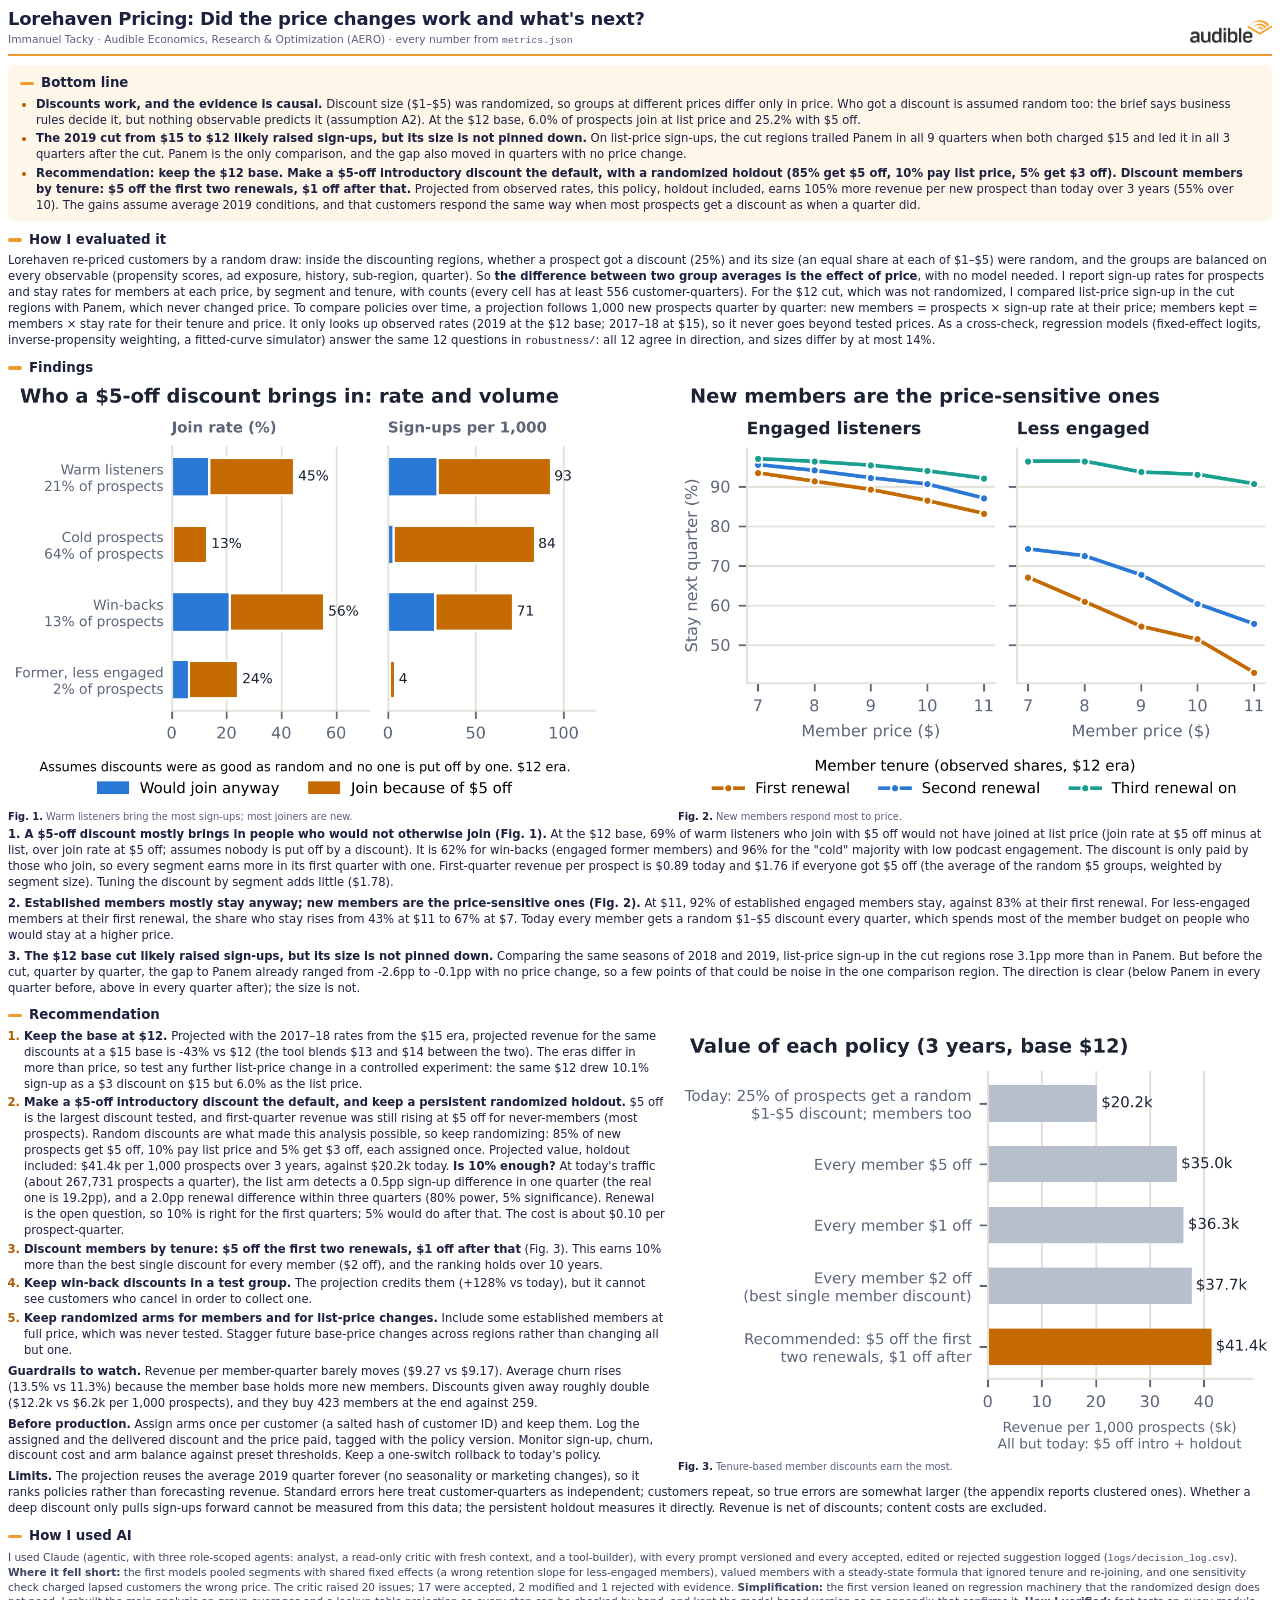
<file: writeup/writeup.html>
<!doctype html><html><head><meta charset="utf-8"><style>/* Audible brand: orange from the logo, navy ink, warm orange tint for callouts. */
:root { --ink: #1d2140; --muted: #5a5f7d; --orange: #f29a2e; --orange-deep: #b35c00; --tint: #fff6ea; --line: #ece6dc; }
@page { size: Letter; margin: 0.45in 0.6in 0.5in;
  @bottom-left { content: "Audible \00B7  Evaluating Lorehaven pricing \00B7  Immanuel Tacky"; font-family: "Inter", "Segoe UI", Arial, sans-serif; font-size: 7pt; color: #5a5f7d; vertical-align: top; padding-top: 6px; }
  @bottom-right { content: "Page " counter(page) " of " counter(pages); font-family: "Inter", "Segoe UI", Arial, sans-serif; font-size: 7pt; color: #5a5f7d; vertical-align: top; padding-top: 6px; } }
body { font-family: "Inter", "Segoe UI", "DejaVu Sans", Arial, sans-serif; font-size: 8.7pt; line-height: 1.38; color: var(--ink);
  -webkit-print-color-adjust: exact; print-color-adjust: exact; }
strong { font-weight: 650; }
code { font-size: 0.92em; }

/* masthead: title left, logo right, orange rule underneath */
.masthead { display: flex; justify-content: space-between; align-items: flex-end; gap: 18px;
  padding-bottom: 7px; margin-bottom: 9px; border-bottom: 2.5px solid var(--orange); }
.masthead h1 { font-size: 13.5pt; font-weight: 750; letter-spacing: -0.015em; margin: 0 0 3px; line-height: 1.2; }
.masthead-logo { width: 82px; height: auto; flex: none; margin-bottom: 4px; }
.byline { color: var(--muted); margin: 0; font-size: 8pt; }

/* section headings: navy text, short orange bar in front */
h2 { font-size: 10pt; font-weight: 700; margin: 10px 0 4px; color: var(--ink); display: flex; align-items: center; gap: 7px; }
h2::before { content: ""; width: 14px; height: 3.5px; border-radius: 2px; background: var(--orange); flex: none; }
p { margin: 0 0 5px; }
ul, ol { margin: 0 0 5px; padding-left: 16px; }
li { margin-bottom: 2.5px; }
li::marker { color: var(--orange-deep); font-weight: 700; }

/* the "Bottom line" callout */
.callout { background: var(--tint); border-radius: 8px; padding: 7px 12px 4px; margin: 0 0 4px; }
.callout h2 { margin-top: 2px; }
.callout ul { margin-bottom: 3px; }

.figs { display: flex; justify-content: space-between; gap: 14px; margin: 4px 0 3px; align-items: flex-start; }
.figs figure { width: 47%; margin: 0; }
.figs img, .fig-right img { width: 100%; height: auto; display: block; }   /* never stretch: keeps the figure's aspect ratio */
.fig-right figure { margin: 0; }
figcaption { font-size: 7.4pt; color: var(--muted); margin-top: 1px; line-height: 1.25; }
figcaption b { color: var(--ink); }
.fig-right { float: right; width: 47%; margin: 2px 0 4px 12px; }
.caption { font-size: 7.6pt; color: var(--muted); }
table { border-collapse: collapse; font-size: 8pt; margin: 3px 0 6px; }
th, td { border-bottom: 1px solid var(--line); padding: 2px 6px; text-align: left; }
th { color: var(--muted); font-weight: 600; }
.note { font-size: 7.9pt; color: #3d4260; }
.pagebreak { break-before: page; }
</style></head><body><header class="masthead">
<div class="masthead-text">
<h1>Lorehaven Pricing: Did the price changes work and what's next?</h1>
<p class="byline">Immanuel Tacky · Audible Economics, Research &amp; Optimization (AERO) · every number from <code>metrics.json</code></p>
</div>
<img class="masthead-logo" src="../app/static/audible_logo.png" alt="Audible">
</header>

<section class="callout">
<h2>Bottom line</h2>
<ul>
<li><strong>Discounts work, and the evidence is causal.</strong> Discount size ($1–$5) was randomized, so groups at different prices differ only in price. Who got a discount is assumed random too: the brief says business rules decide it, but nothing observable predicts it (assumption A2). At the $12 base, 6.0% of prospects join at list price and 25.2% with $5 off.</li>
<li><strong>The 2019 cut from $15 to $12 likely raised sign-ups, but its size is not pinned down.</strong> On list-price sign-ups, the cut regions trailed Panem in all 9 quarters when both charged $15 and led it in all 3 quarters after the cut. Panem is the only comparison, and the gap also moved in quarters with no price change.</li>
<li><strong>Recommendation: keep the $12 base. Make a $5-off introductory discount the default, with a randomized holdout (85% get $5 off, 10% pay list price, 5% get $3 off). Discount members by tenure: $5 off the first two renewals, $1 off after that.</strong> Projected from observed rates, this policy, holdout included, earns 105% more revenue per new prospect than today over 3 years (55% over 10). The gains assume average 2019 conditions, and that customers respond the same way when most prospects get a discount as when a quarter did.</li>
</ul>
</section>
<h2>How I evaluated it</h2>
<p>Lorehaven re-priced customers by a random draw: inside the discounting regions, whether a prospect got a discount (25%) and its size (an equal share at each of $1–$5) were random, and the groups are balanced on every observable (propensity scores, ad exposure, history, sub-region, quarter). So <strong>the difference between two group averages is the effect of price</strong>, with no model needed. I report sign-up rates for prospects and stay rates for members at each price, by segment and tenure, with counts (every cell has at least 556 customer-quarters). For the $12 cut, which was not randomized, I compared list-price sign-up in the cut regions with Panem, which never changed price. To compare policies over time, a projection follows 1,000 new prospects quarter by quarter: new members = prospects × sign-up rate at their price; members kept = members × stay rate for their tenure and price. It only looks up observed rates (2019 at the $12 base; 2017–18 at $15), so it never goes beyond tested prices. As a cross-check, regression models (fixed-effect logits, inverse-propensity weighting, a fitted-curve simulator) answer the same 12 questions in <code>robustness/</code>: all 12 agree in direction, and sizes differ by at most 14%.</p>
<h2>Findings</h2>
<div class="figs"><figure><img src="../outputs/figures/fig1_who_the_offer_wins.png" alt="Join rate and sign-ups per 1,000 prospects by segment, at list price and with $5 off"><figcaption><b>Fig. 1.</b> Warm listeners bring the most sign-ups; most joiners are new.</figcaption></figure><figure><img src="../outputs/figures/fig2_retention_by_tenure.png" alt="Share of members who stay by price and tenure"><figcaption><b>Fig. 2.</b> New members respond most to price.</figcaption></figure></div>

<p><strong>1. A $5-off discount mostly brings in people who would not otherwise join (Fig. 1).</strong> At the $12 base, 69% of warm listeners who join with $5 off would not have joined at list price (join rate at $5 off minus at list, over join rate at $5 off; assumes nobody is put off by a discount). It is 62% for win-backs (engaged former members) and 96% for the "cold" majority with low podcast engagement. The discount is only paid by those who join, so every segment earns more in its first quarter with one. First-quarter revenue per prospect is $0.89 today and $1.76 if everyone got $5 off (the average of the random $5 groups, weighted by segment size). Tuning the discount by segment adds little ($1.78).</p>
<p><strong>2. Established members mostly stay anyway; new members are the price-sensitive ones (Fig. 2).</strong> At $11, 92% of established engaged members stay, against 83% at their first renewal. For less-engaged members at their first renewal, the share who stay rises from 43% at $11 to 67% at $7. Today every member gets a random $1–$5 discount every quarter, which spends most of the member budget on people who would stay at a higher price.</p>
<p><strong>3. The $12 base cut likely raised sign-ups, but its size is not pinned down.</strong> Comparing the same seasons of 2018 and 2019, list-price sign-up in the cut regions rose 3.1pp more than in Panem. But before the cut, quarter by quarter, the gap to Panem already ranged from -2.6pp to -0.1pp with no price change, so a few points of that could be noise in the one comparison region. The direction is clear (below Panem in every quarter before, above in every quarter after); the size is not.</p>
<h2>Recommendation</h2>
<div class="fig-right"><figure><img src="../outputs/figures/fig3_policy_value.png" alt="Revenue per 1,000 prospects by policy"><figcaption><b>Fig. 3.</b> Tenure-based member discounts earn the most.</figcaption></figure></div>

<ol>
<li><strong>Keep the base at $12.</strong> Projected with the 2017–18 rates from the $15 era, projected revenue for the same discounts at a $15 base is -43% vs $12 (the tool blends $13 and $14 between the two). The eras differ in more than price, so test any further list-price change in a controlled experiment: the same $12 drew 10.1% sign-up as a $3 discount on $15 but 6.0% as the list price.</li>
<li><strong>Make a $5-off introductory discount the default, and keep a persistent randomized holdout.</strong> $5 off is the largest discount tested, and first-quarter revenue was still rising at $5 off for never-members (most prospects). Random discounts are what made this analysis possible, so keep randomizing: 85% of new prospects get $5 off, 10% pay list price and 5% get $3 off, each assigned once. Projected value, holdout included: $41.4k per 1,000 prospects over 3 years, against $20.2k today. <strong>Is 10% enough?</strong> At today's traffic (about 267,731 prospects a quarter), the list arm detects a 0.5pp sign-up difference in one quarter (the real one is 19.2pp), and a 2.0pp renewal difference within three quarters (80% power, 5% significance). Renewal is the open question, so 10% is right for the first quarters; 5% would do after that. The cost is about $0.10 per prospect-quarter.</li>
<li><strong>Discount members by tenure: $5 off the first two renewals, $1 off after that</strong> (Fig. 3). This earns 10% more than the best single discount for every member ($2 off), and the ranking holds over 10 years.</li>
<li><strong>Keep win-back discounts in a test group.</strong> The projection credits them (+128% vs today), but it cannot see customers who cancel in order to collect one.</li>
<li><strong>Keep randomized arms for members and for list-price changes.</strong> Include some established members at full price, which was never tested. Stagger future base-price changes across regions rather than changing all but one.</li>
</ol>
<p><strong>Guardrails to watch.</strong> Revenue per member-quarter barely moves ($9.27 vs $9.17). Average churn rises (13.5% vs 11.3%) because the member base holds more new members. Discounts given away roughly double ($12.2k vs $6.2k per 1,000 prospects), and they buy 423 members at the end against 259.</p>
<p><strong>Before production.</strong> Assign arms once per customer (a salted hash of customer ID) and keep them. Log the assigned and the delivered discount and the price paid, tagged with the policy version. Monitor sign-up, churn, discount cost and arm balance against preset thresholds. Keep a one-switch rollback to today's policy.</p>
<p><strong>Limits.</strong> The projection reuses the average 2019 quarter forever (no seasonality or marketing changes), so it ranks policies rather than forecasting revenue. Standard errors here treat customer-quarters as independent; customers repeat, so true errors are somewhat larger (the appendix reports clustered ones). Whether a deep discount only pulls sign-ups forward cannot be measured from this data; the persistent holdout measures it directly. Revenue is net of discounts; content costs are excluded.</p>
<h2>How I used AI</h2>
<p class="note">I used Claude (agentic, with three role-scoped agents: analyst, a read-only critic with fresh context, and a tool-builder), with every prompt versioned and every accepted, edited or rejected suggestion logged (<code>logs/decision_log.csv</code>). <b>Where it fell short:</b> the first models pooled segments with shared fixed effects (a wrong retention slope for less-engaged members), valued members with a steady-state formula that ignored tenure and re-joining, and one sensitivity check charged lapsed customers the wrong price. The critic raised 20 issues; 17 were accepted, 2 modified and 1 rejected with evidence. <b>Simplification:</b> the first version leaned on regression machinery that the randomized design does not need. I rebuilt the main analysis on group averages and a lookup-table projection so every step can be checked by hand, and kept the model-based version as an appendix that confirms it. <b>How I verified:</b> fast tests on every module (synthetic data for the rate tables, accounting checks for the projection), the simple-vs-model comparison above, and every number in this note filled in from <code>metrics.json</code> by the build script.</p></body></html>
</file>
